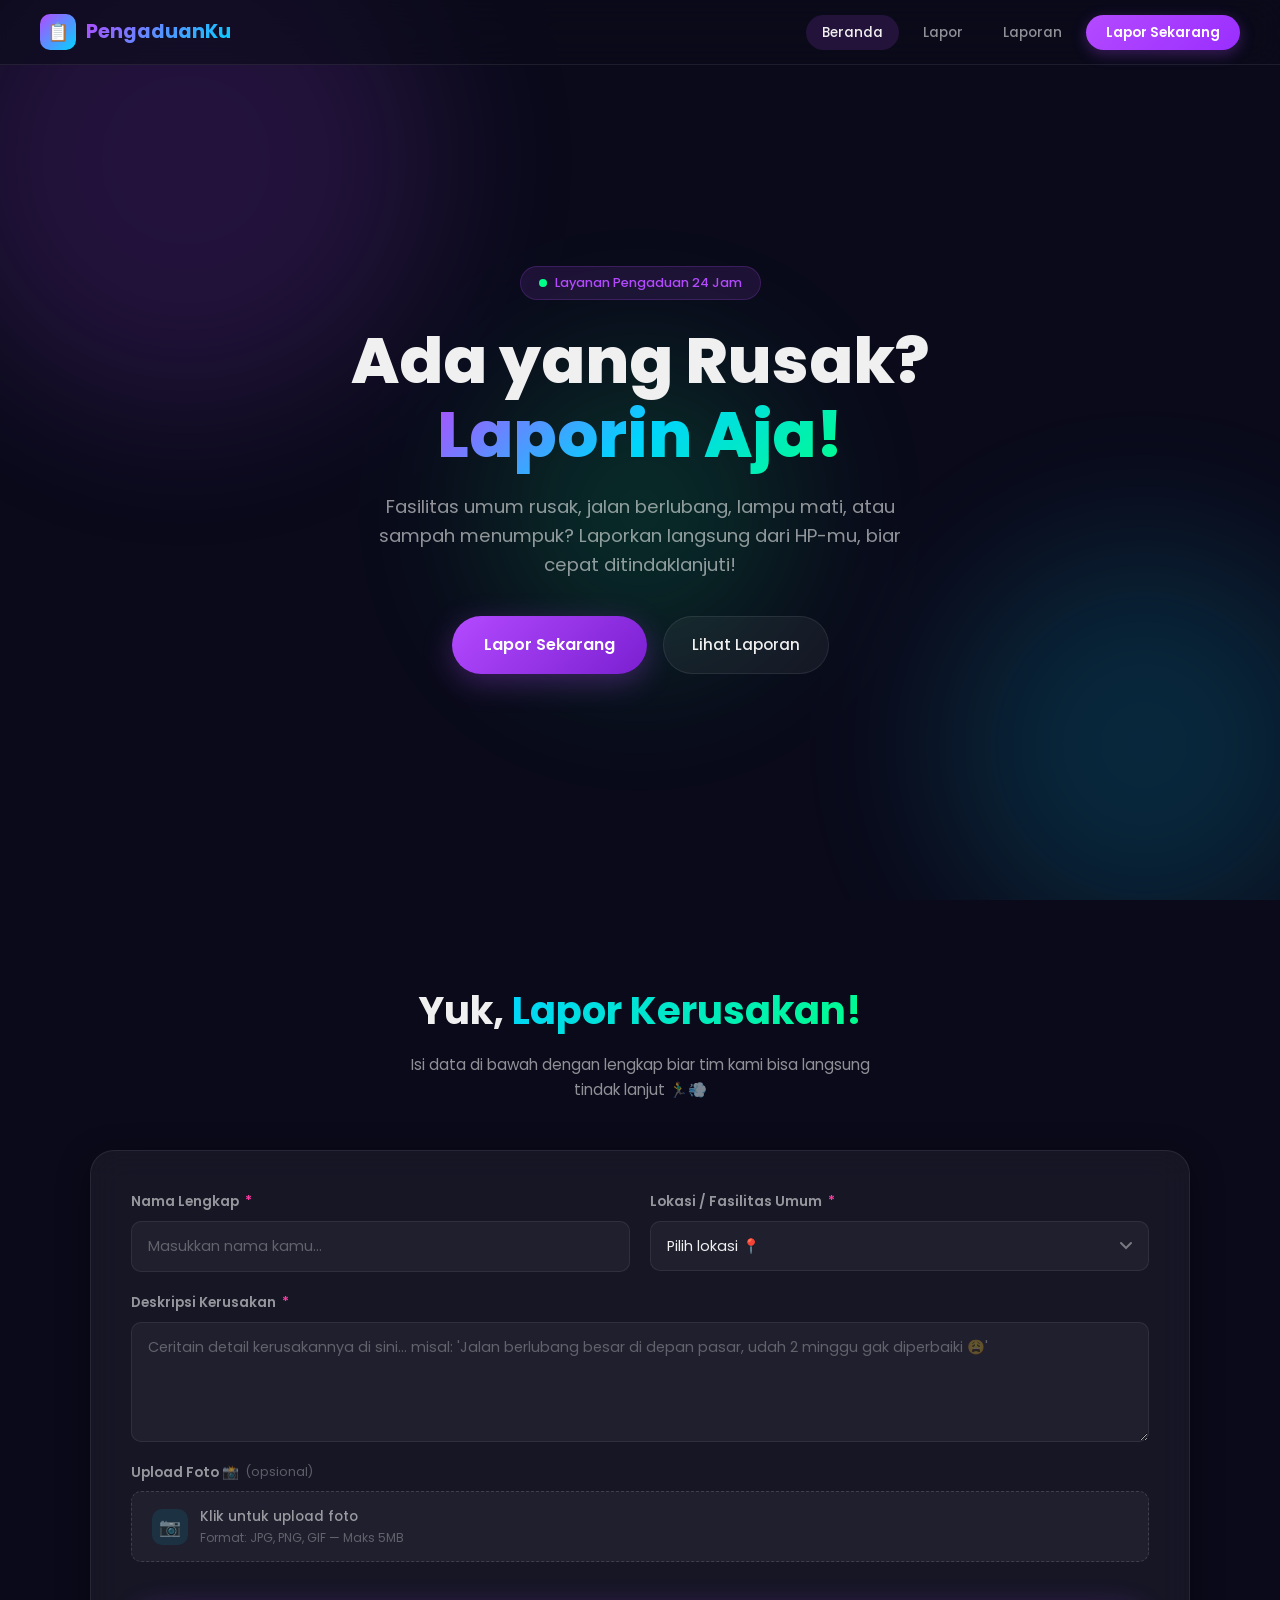
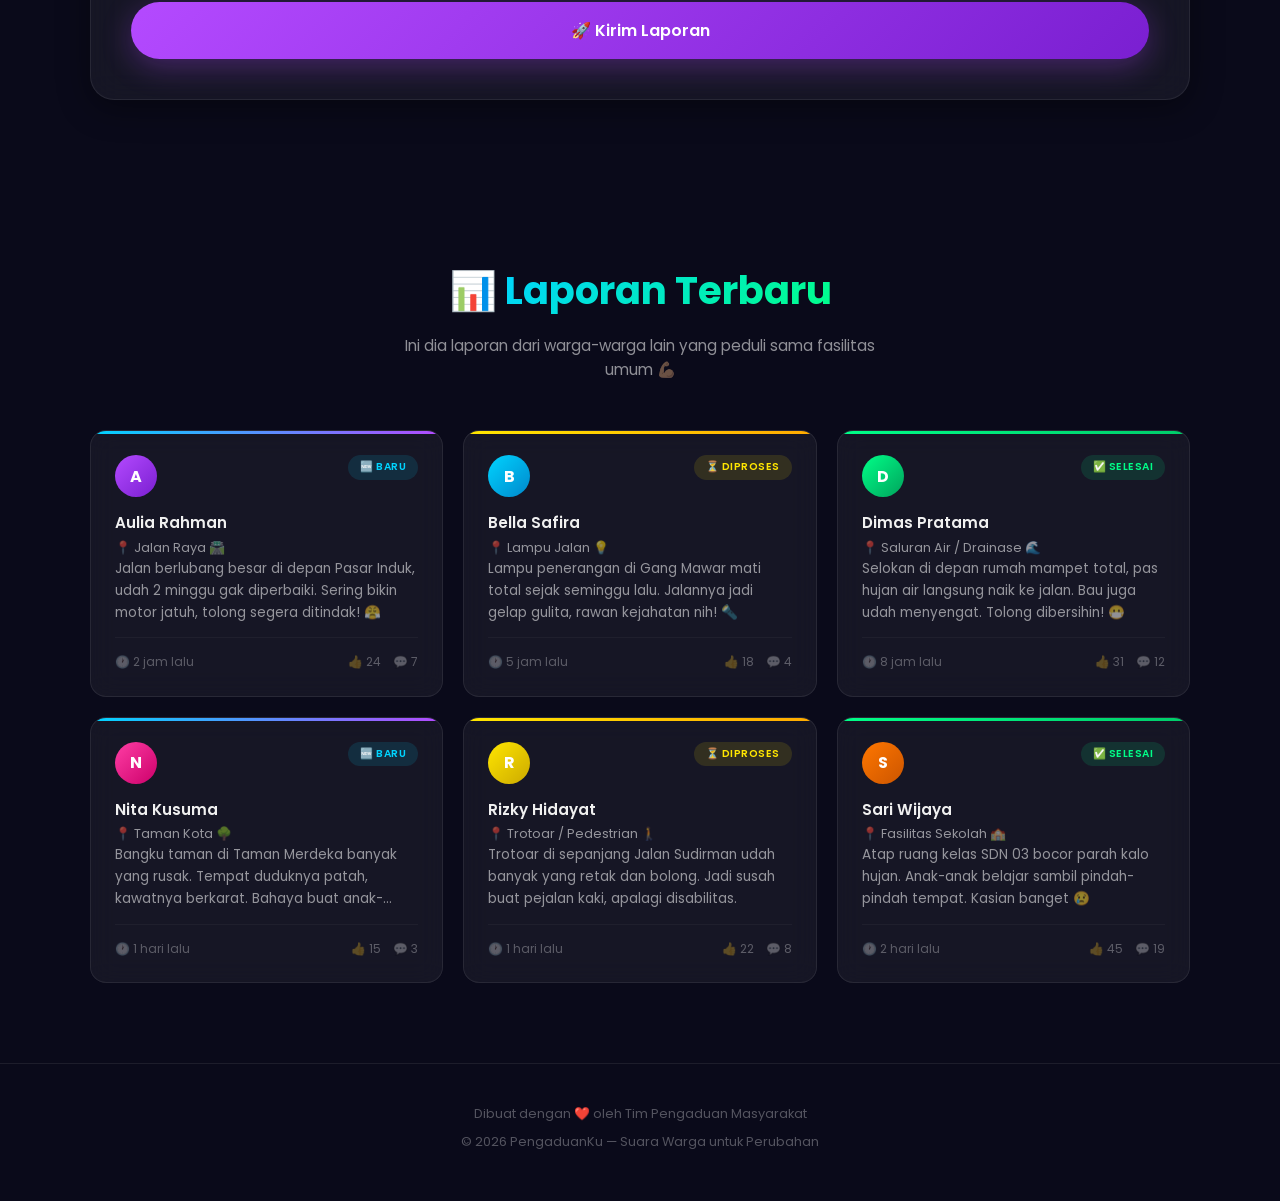
<file: index.html>
<!DOCTYPE html>
<html lang="id">
<head>
    <meta charset="UTF-8" />
    <meta name="viewport" content="width=device-width, initial-scale=1.0" />
    <title>Pengaduan Layanan Masyarakat </title>
    <link rel="preconnect" href="https://fonts.googleapis.com" />
    <link rel="preconnect" href="https://fonts.gstatic.com" crossorigin />
    <link href="https://fonts.googleapis.com/css2?family=Poppins:wght@400;500;600;700;800&display=swap" rel="stylesheet" />
    <link rel="stylesheet" href="style.css" />
</head>
<body>

    <!-- ===== ANIMATED BACKGROUND ORBS ===== -->
    <div class="bg-effects">
        <div class="orb"></div>
        <div class="orb"></div>
        <div class="orb"></div>
    </div>

    <!-- ===== TOAST CONTAINER ===== -->
    <div class="toast-container" id="toastContainer"></div>

    <!-- ===== NAVBAR ===== -->
    <nav class="navbar" id="navbar">
        <div class="nav-inner">
            <a href="#" class="nav-logo">
                <div class="logo-icon">📋</div>
                <span>PengaduanKu</span>
            </a>
            <ul class="nav-links" id="navLinks">
                <li><a href="#hero" class="active">Beranda</a></li>
                <li><a href="#formSection">Lapor</a></li>
                <li><a href="#reportsSection">Laporan </a></li>
                <li><a href="#formSection" class="btn-lapor-nav">Lapor Sekarang</a></li>
            </ul>
            <button class="burger" id="burger" aria-label="Menu">
                <span></span>
                <span></span>
                <span></span>
            </button>
        </div>
    </nav>

    <!-- ===== HERO SECTION ===== -->
    <section class="hero" id="hero">
        <div class="hero-content">
            <div class="hero-badge">
                <span class="dot"></span>
                Layanan Pengaduan 24 Jam 
            </div>
            <h1>
                Ada yang Rusak? <br/>
                <span class="gradient-text">Laporin Aja!</span>
            </h1>
            <p>
                Fasilitas umum rusak, jalan berlubang, lampu mati, atau sampah menumpuk?
                Laporkan langsung dari HP-mu, biar cepat ditindaklanjuti!
            </p>
            <div class="hero-buttons">
                <a href="#formSection" class="btn-primary">
                    Lapor Sekarang
                </a>
                <a href="#reportsSection" class="btn-secondary">
                    Lihat Laporan
                </a>
            </div>
        </div>
    </section>

    <!-- ===== FORM SECTION ===== -->
    <section id="formSection">
        <div class="section-inner">
            <div class="section-header">
                <h2>Yuk, <span class="highlight">Lapor Kerusakan!</span></h2>
                <p>Isi data di bawah dengan lengkap biar tim kami bisa langsung tindak lanjut 🏃‍♂️💨</p>
            </div>

            <div class="form-wrapper">
                <form id="complaintForm" novalidate>
                    <div class="form-grid">
                        <!-- Nama -->
                        <div class="form-group">
                            <label>
                                Nama Lengkap <span class="required">*</span>
                            </label>
                            <input
                                type="text"
                                id="nama"
                                name="nama"
                                placeholder="Masukkan nama kamu..."
                                required
                            />
                            <span class="error-message" id="namaError">Nama harus diisi ya!</span>
                        </div>

                        <!-- Lokasi -->
                        <div class="form-group">
                            <label>
                                Lokasi / Fasilitas Umum <span class="required">*</span>
                            </label>
                            <select id="lokasi" name="lokasi" required>
                                <option value="" disabled selected>Pilih lokasi 📍</option>
                                <option value="Jalan Raya">Jalan Raya 🛣️</option>
                                <option value="Trotoar / Pedestrian">Trotoar / Pedestrian 🚶</option>
                                <option value="Taman Kota">Taman Kota 🌳</option>
                                <option value="Lampu Jalan">Lampu Jalan 💡</option>
                                <option value="Fasilitas Sekolah">Fasilitas Sekolah 🏫</option>
                                <option value="Fasilitas Kesehatan">Fasilitas Kesehatan 🏥</option>
                                <option value="Pasar / Terminal">Pasar / Terminal 🏪</option>
                                <option value="Saluran Air / Drainase">Saluran Air / Drainase 🌊</option>
                                <option value="Lainnya">Lainnya 📌</option>
                            </select>
                            <span class="error-message" id="lokasiError">Pilih lokasi kerusakan dulu! 😅</span>
                        </div>

                        <!-- Deskripsi -->
                        <div class="form-group full-width">
                            <label>
                                Deskripsi Kerusakan <span class="required">*</span>
                            </label>
                            <textarea
                                id="deskripsi"
                                name="deskripsi"
                                placeholder="Ceritain detail kerusakannya di sini... misal: 'Jalan berlubang besar di depan pasar, udah 2 minggu gak diperbaiki 😩'"
                                required
                            ></textarea>
                            <span class="error-message" id="deskripsiError">Deskripsi kerusakan wajib diisi! 📝</span>
                        </div>

                        <!-- Upload Foto -->
                        <div class="form-group full-width">
                            <label>
                                Upload Foto 📸 <span style="font-weight:400;color:var(--text-dim);font-size:0.8rem;">(opsional)</span>
                            </label>
                            <div class="file-upload">
                                <input type="file" id="foto" name="foto" accept="image/*" />
                                <div class="file-upload-label">
                                    <div class="file-icon">📷</div>
                                    <div>
                                        <div style="font-weight:500;">Klik untuk upload foto</div>
                                        <div style="font-size:0.75rem;color:var(--text-dim);">Format: JPG, PNG, GIF — Maks 5MB</div>
                                    </div>
                                </div>
                            </div>
                            <div class="file-name" id="fileName"></div>
                        </div>

                        <!-- Submit -->
                        <button type="submit" class="btn-submit" id="submitBtn">
                            <span class="btn-text">🚀 Kirim Laporan</span>
                            <span class="spinner"></span>
                        </button>
                    </div>
                </form>
            </div>
        </div>
    </section>

    <!-- ===== RECENT REPORTS SECTION ===== -->
    <section id="reportsSection">
        <div class="section-inner">
            <div class="section-header">
                <h2>📊 <span class="highlight">Laporan Terbaru</span></h2>
                <p>Ini dia laporan dari warga-warga lain yang peduli sama fasilitas umum 💪🏽</p>
            </div>

            <div class="reports-grid" id="reportsGrid">
                <!-- Cards akan di-render oleh JS -->
            </div>
        </div>
    </section>

    <!-- ===== FOOTER ===== -->
    <footer>
        <p>
            Dibuat dengan <span class="footer-hearts">❤️</span> oleh Tim Pengaduan Masyarakat
        </p>
        <p>&copy; 2026 PengaduanKu — Suara Warga untuk Perubahan </p>
    </footer>

    <script src="script.js"></script>

</body>
</html>
</file>
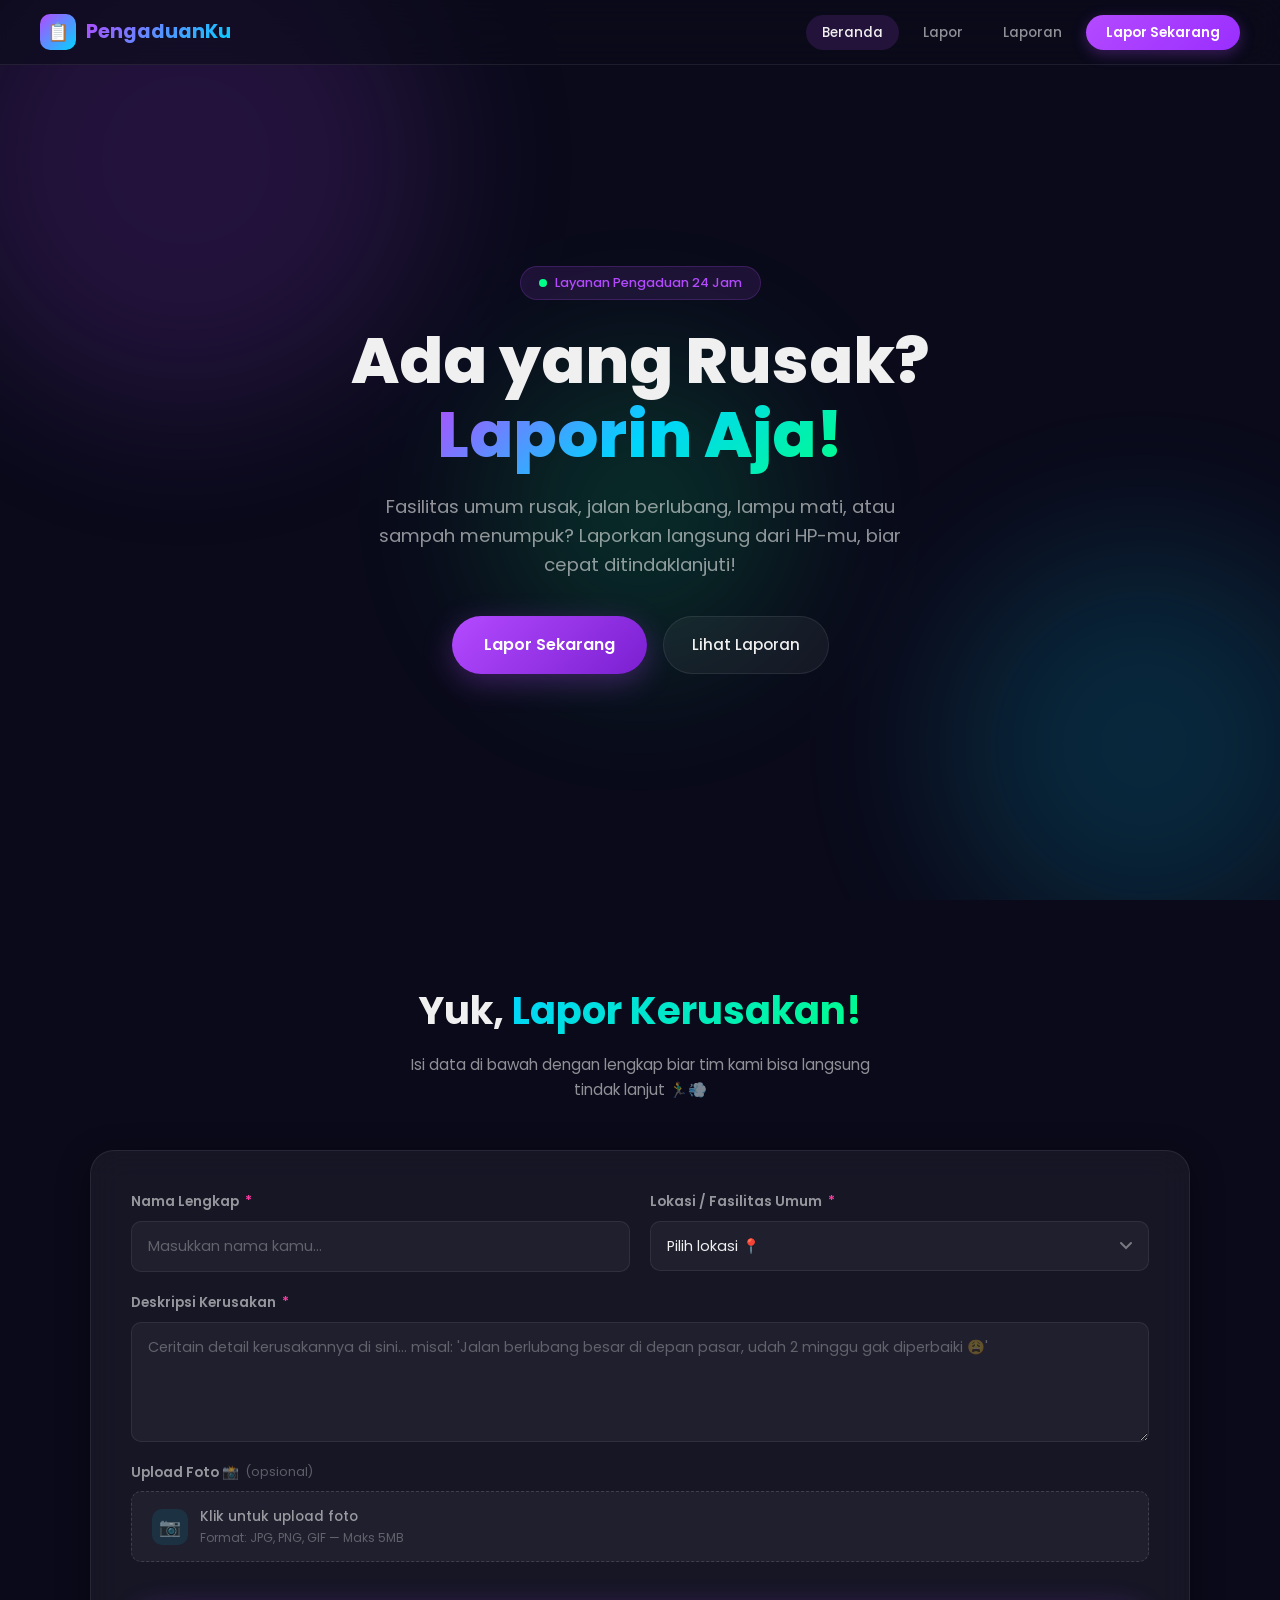
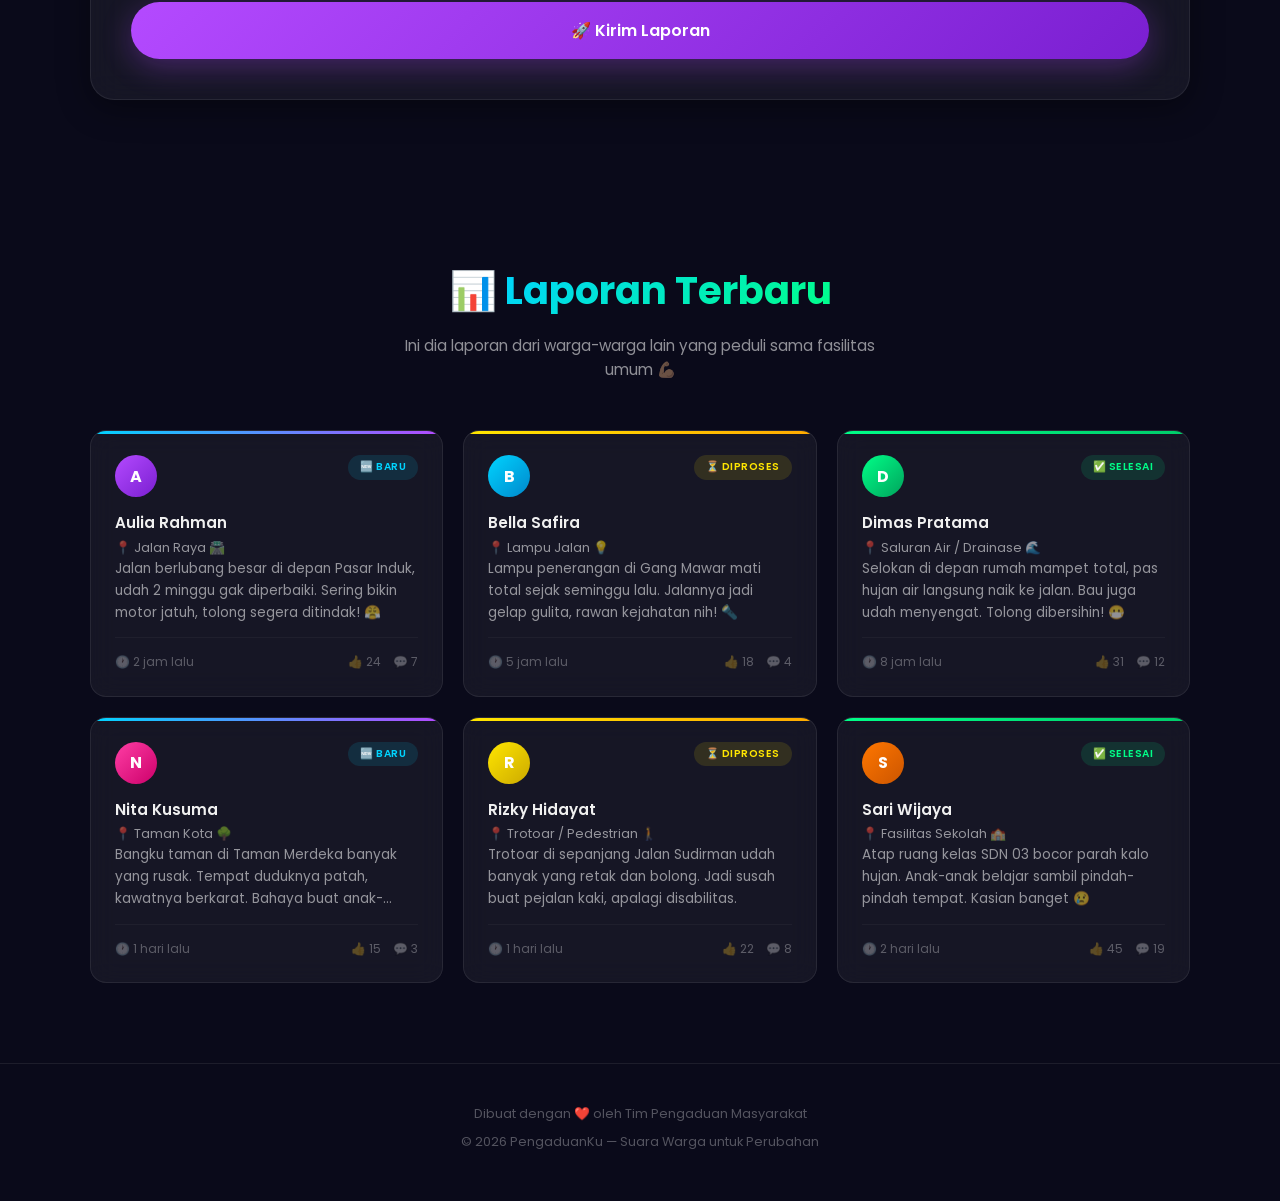
<file: pengaduan.html>
<!DOCTYPE html>
<html lang="id">
<head>
    <meta charset="UTF-8" />
    <meta name="viewport" content="width=device-width, initial-scale=1.0" />
    <title>Pengaduan Layanan Masyarakat </title>
    <link rel="preconnect" href="https://fonts.googleapis.com" />
    <link rel="preconnect" href="https://fonts.gstatic.com" crossorigin />
    <link href="https://fonts.googleapis.com/css2?family=Poppins:wght@400;500;600;700;800&display=swap" rel="stylesheet" />
    <link rel="stylesheet" href="style.css" />
</head>
<body>

    <!-- ===== ANIMATED BACKGROUND ORBS ===== -->
    <div class="bg-effects">
        <div class="orb"></div>
        <div class="orb"></div>
        <div class="orb"></div>
    </div>

    <!-- ===== TOAST CONTAINER ===== -->
    <div class="toast-container" id="toastContainer"></div>

    <!-- ===== NAVBAR ===== -->
    <nav class="navbar" id="navbar">
        <div class="nav-inner">
            <a href="#" class="nav-logo">
                <div class="logo-icon">📋</div>
                <span>PengaduanKu</span>
            </a>
            <ul class="nav-links" id="navLinks">
                <li><a href="#hero" class="active">Beranda</a></li>
                <li><a href="#formSection">Lapor</a></li>
                <li><a href="#reportsSection">Laporan </a></li>
                <li><a href="#formSection" class="btn-lapor-nav">Lapor Sekarang</a></li>
            </ul>
            <button class="burger" id="burger" aria-label="Menu">
                <span></span>
                <span></span>
                <span></span>
            </button>
        </div>
    </nav>

    <!-- ===== HERO SECTION ===== -->
    <section class="hero" id="hero">
        <div class="hero-content">
            <div class="hero-badge">
                <span class="dot"></span>
                Layanan Pengaduan 24 Jam 
            </div>
            <h1>
                Ada yang Rusak? <br/>
                <span class="gradient-text">Laporin Aja!</span>
            </h1>
            <p>
                Fasilitas umum rusak, jalan berlubang, lampu mati, atau sampah menumpuk?
                Laporkan langsung dari HP-mu, biar cepat ditindaklanjuti!
            </p>
            <div class="hero-buttons">
                <a href="#formSection" class="btn-primary">
                    Lapor Sekarang
                </a>
                <a href="#reportsSection" class="btn-secondary">
                    Lihat Laporan
                </a>
            </div>
        </div>
    </section>

    <!-- ===== FORM SECTION ===== -->
    <section id="formSection">
        <div class="section-inner">
            <div class="section-header">
                <h2>Yuk, <span class="highlight">Lapor Kerusakan!</span></h2>
                <p>Isi data di bawah dengan lengkap biar tim kami bisa langsung tindak lanjut 🏃‍♂️💨</p>
            </div>

            <div class="form-wrapper">
                <form id="complaintForm" novalidate>
                    <div class="form-grid">
                        <!-- Nama -->
                        <div class="form-group">
                            <label>
                                Nama Lengkap <span class="required">*</span>
                            </label>
                            <input
                                type="text"
                                id="nama"
                                name="nama"
                                placeholder="Masukkan nama kamu..."
                                required
                            />
                            <span class="error-message" id="namaError">Nama harus diisi ya!</span>
                        </div>

                        <!-- Lokasi -->
                        <div class="form-group">
                            <label>
                                Lokasi / Fasilitas Umum <span class="required">*</span>
                            </label>
                            <select id="lokasi" name="lokasi" required>
                                <option value="" disabled selected>Pilih lokasi 📍</option>
                                <option value="Jalan Raya">Jalan Raya 🛣️</option>
                                <option value="Trotoar / Pedestrian">Trotoar / Pedestrian 🚶</option>
                                <option value="Taman Kota">Taman Kota 🌳</option>
                                <option value="Lampu Jalan">Lampu Jalan 💡</option>
                                <option value="Fasilitas Sekolah">Fasilitas Sekolah 🏫</option>
                                <option value="Fasilitas Kesehatan">Fasilitas Kesehatan 🏥</option>
                                <option value="Pasar / Terminal">Pasar / Terminal 🏪</option>
                                <option value="Saluran Air / Drainase">Saluran Air / Drainase 🌊</option>
                                <option value="Lainnya">Lainnya 📌</option>
                            </select>
                            <span class="error-message" id="lokasiError">Pilih lokasi kerusakan dulu! 😅</span>
                        </div>

                        <!-- Deskripsi -->
                        <div class="form-group full-width">
                            <label>
                                Deskripsi Kerusakan <span class="required">*</span>
                            </label>
                            <textarea
                                id="deskripsi"
                                name="deskripsi"
                                placeholder="Ceritain detail kerusakannya di sini... misal: 'Jalan berlubang besar di depan pasar, udah 2 minggu gak diperbaiki 😩'"
                                required
                            ></textarea>
                            <span class="error-message" id="deskripsiError">Deskripsi kerusakan wajib diisi! 📝</span>
                        </div>

                        <!-- Upload Foto -->
                        <div class="form-group full-width">
                            <label>
                                Upload Foto 📸 <span style="font-weight:400;color:var(--text-dim);font-size:0.8rem;">(opsional)</span>
                            </label>
                            <div class="file-upload">
                                <input type="file" id="foto" name="foto" accept="image/*" />
                                <div class="file-upload-label">
                                    <div class="file-icon">📷</div>
                                    <div>
                                        <div style="font-weight:500;">Klik untuk upload foto</div>
                                        <div style="font-size:0.75rem;color:var(--text-dim);">Format: JPG, PNG, GIF — Maks 5MB</div>
                                    </div>
                                </div>
                            </div>
                            <div class="file-name" id="fileName"></div>
                        </div>

                        <!-- Submit -->
                        <button type="submit" class="btn-submit" id="submitBtn">
                            <span class="btn-text">🚀 Kirim Laporan</span>
                            <span class="spinner"></span>
                        </button>
                    </div>
                </form>
            </div>
        </div>
    </section>

    <!-- ===== RECENT REPORTS SECTION ===== -->
    <section id="reportsSection">
        <div class="section-inner">
            <div class="section-header">
                <h2>📊 <span class="highlight">Laporan Terbaru</span></h2>
                <p>Ini dia laporan dari warga-warga lain yang peduli sama fasilitas umum 💪🏽</p>
            </div>

            <div class="reports-grid" id="reportsGrid">
                <!-- Cards akan di-render oleh JS -->
            </div>
        </div>
    </section>

    <!-- ===== FOOTER ===== -->
    <footer>
        <p>
            Dibuat dengan <span class="footer-hearts">❤️</span> oleh Tim Pengaduan Masyarakat
        </p>
        <p>&copy; 2026 PengaduanKu — Suara Warga untuk Perubahan </p>
    </footer>

    <script src="script.js"></script>

</body>
</html>
</file>
<file: style.css>
/* ===== RESET & BASE ===== */
* {
    margin: 0;
    padding: 0;
    box-sizing: border-box;
}

:root {
    --bg-primary: #0a0a1a;
    --bg-secondary: #111128;
    --bg-card: rgba(255, 255, 255, 0.05);
    --bg-card-hover: rgba(255, 255, 255, 0.08);
    --glass-border: rgba(255, 255, 255, 0.08);
    --glass-shadow: 0 8px 32px rgba(0, 0, 0, 0.4);
    --neon-purple: #b44aff;
    --neon-cyan: #00d4ff;
    --neon-green: #00ff88;
    --neon-pink: #ff3ea5;
    --neon-yellow: #ffe600;
    --text-primary: #f0f0f0;
    --text-muted: rgba(255, 255, 255, 0.55);
    --text-dim: rgba(255, 255, 255, 0.3);
    --radius-sm: 10px;
    --radius-md: 16px;
    --radius-lg: 24px;
    --radius-xl: 30px;
    --transition: 0.3s cubic-bezier(0.4, 0, 0.2, 1);
}

html {
    scroll-behavior: smooth;
}

body {
    font-family: 'Poppins', sans-serif;
    background: var(--bg-primary);
    color: var(--text-primary);
    min-height: 100vh;
    line-height: 1.6;
    overflow-x: hidden;
}

/* ===== ANIMATED BACKGROUND ===== */
.bg-effects {
    position: fixed;
    inset: 0;
    z-index: 0;
    pointer-events: none;
    overflow: hidden;
}

.bg-effects .orb {
    position: absolute;
    border-radius: 50%;
    filter: blur(80px);
    opacity: 0.15;
    animation: orbFloat 20s ease-in-out infinite alternate;
}

.bg-effects .orb:nth-child(1) {
    width: 500px;
    height: 500px;
    background: var(--neon-purple);
    top: -10%;
    left: -5%;
    animation-duration: 25s;
}

.bg-effects .orb:nth-child(2) {
    width: 400px;
    height: 400px;
    background: var(--neon-cyan);
    bottom: -5%;
    right: -5%;
    animation-duration: 20s;
    animation-delay: -5s;
}

.bg-effects .orb:nth-child(3) {
    width: 300px;
    height: 300px;
    background: var(--neon-green);
    top: 40%;
    left: 50%;
    transform: translateX(-50%);
    animation-duration: 18s;
    animation-delay: -10s;
}

@keyframes orbFloat {
    0% { transform: translate(0, 0) scale(1); }
    33% { transform: translate(60px, -40px) scale(1.1); }
    66% { transform: translate(-30px, 50px) scale(0.9); }
    100% { transform: translate(40px, -20px) scale(1.05); }
}

/* ===== SCROLLBAR ===== */
::-webkit-scrollbar {
    width: 8px;
}
::-webkit-scrollbar-track {
    background: var(--bg-primary);
}
::-webkit-scrollbar-thumb {
    background: var(--neon-purple);
    border-radius: 99px;
}
::-webkit-scrollbar-thumb:hover {
    background: #9a2eff;
}

/* ===== NAVBAR ===== */
.navbar {
    position: fixed;
    top: 0;
    left: 0;
    right: 0;
    z-index: 1000;
    padding: 0 24px;
    background: rgba(10, 10, 26, 0.6);
    backdrop-filter: blur(20px);
    -webkit-backdrop-filter: blur(20px);
    border-bottom: 1px solid var(--glass-border);
    transition: var(--transition);
}

.navbar.scrolled {
    background: rgba(10, 10, 26, 0.85);
    box-shadow: 0 4px 30px rgba(0, 0, 0, 0.3);
}

.nav-inner {
    max-width: 1200px;
    margin: 0 auto;
    display: flex;
    align-items: center;
    justify-content: space-between;
    height: 64px;
}

.nav-logo {
    display: flex;
    align-items: center;
    gap: 10px;
    font-weight: 700;
    font-size: 1.2rem;
    text-decoration: none;
    color: var(--text-primary);
}

.nav-logo .logo-icon {
    width: 36px;
    height: 36px;
    background: linear-gradient(135deg, var(--neon-purple), var(--neon-cyan));
    border-radius: var(--radius-sm);
    display: flex;
    align-items: center;
    justify-content: center;
    font-size: 1.1rem;
}

.nav-logo span {
    background: linear-gradient(135deg, var(--neon-purple), var(--neon-cyan));
    -webkit-background-clip: text;
    -webkit-text-fill-color: transparent;
    background-clip: text;
}

.nav-links {
    display: flex;
    align-items: center;
    gap: 8px;
    list-style: none;
}

.nav-links a {
    text-decoration: none;
    color: var(--text-muted);
    font-size: 0.85rem;
    font-weight: 500;
    padding: 8px 16px;
    border-radius: 99px;
    transition: var(--transition);
}

.nav-links a:hover,
.nav-links a.active {
    color: var(--text-primary);
    background: rgba(180, 74, 255, 0.15);
}

.nav-links .btn-lapor-nav {
    background: linear-gradient(135deg, var(--neon-purple), #9a2eff);
    color: white;
    font-weight: 600;
    padding: 8px 20px;
    box-shadow: 0 4px 15px rgba(180, 74, 255, 0.3);
}

.nav-links .btn-lapor-nav:hover {
    transform: translateY(-2px);
    box-shadow: 0 6px 25px rgba(180, 74, 255, 0.4);
    background: linear-gradient(135deg, #c26dff, #b44aff);
}

.burger {
    display: none;
    flex-direction: column;
    gap: 5px;
    cursor: pointer;
    padding: 8px;
    border-radius: var(--radius-sm);
    transition: var(--transition);
    background: none;
    border: none;
}

.burger:hover {
    background: rgba(255, 255, 255, 0.05);
}

.burger span {
    display: block;
    width: 24px;
    height: 2.5px;
    background: var(--text-primary);
    border-radius: 99px;
    transition: var(--transition);
}

.burger.active span:nth-child(1) {
    transform: rotate(45deg) translate(5px, 5px);
}
.burger.active span:nth-child(2) {
    opacity: 0;
    transform: translateX(-10px);
}
.burger.active span:nth-child(3) {
    transform: rotate(-45deg) translate(5px, -5px);
}

/* ===== HERO ===== */
.hero {
    position: relative;
    z-index: 1;
    min-height: 100vh;
    display: flex;
    align-items: center;
    justify-content: center;
    padding: 100px 24px 60px;
    text-align: center;
}

.hero-content {
    max-width: 780px;
}

.hero-badge {
    display: inline-flex;
    align-items: center;
    gap: 8px;
    background: rgba(180, 74, 255, 0.12);
    border: 1px solid rgba(180, 74, 255, 0.2);
    padding: 6px 18px;
    border-radius: 99px;
    font-size: 0.8rem;
    font-weight: 500;
    color: var(--neon-purple);
    margin-bottom: 24px;
}

.hero-badge .dot {
    width: 8px;
    height: 8px;
    background: var(--neon-green);
    border-radius: 50%;
    animation: pulse 2s ease-in-out infinite;
}

@keyframes pulse {
    0%, 100% { opacity: 1; transform: scale(1); }
    50% { opacity: 0.5; transform: scale(0.8); }
}

.hero h1 {
    font-size: clamp(2.2rem, 6vw, 4rem);
    font-weight: 800;
    line-height: 1.15;
    margin-bottom: 20px;
}

.hero h1 .gradient-text {
    background: linear-gradient(135deg, var(--neon-purple), var(--neon-cyan), var(--neon-green));
    -webkit-background-clip: text;
    -webkit-text-fill-color: transparent;
    background-clip: text;
}

.hero p {
    font-size: clamp(1rem, 2vw, 1.15rem);
    color: var(--text-muted);
    max-width: 580px;
    margin: 0 auto 36px;
}

.hero-buttons {
    display: flex;
    align-items: center;
    justify-content: center;
    gap: 16px;
    flex-wrap: wrap;
}

.btn-primary {
    display: inline-flex;
    align-items: center;
    gap: 10px;
    background: linear-gradient(135deg, var(--neon-purple), #7a1fd1);
    color: white;
    font-family: 'Poppins', sans-serif;
    font-weight: 600;
    font-size: 1rem;
    padding: 16px 32px;
    border: none;
    border-radius: var(--radius-xl);
    cursor: pointer;
    text-decoration: none;
    transition: var(--transition);
    box-shadow: 0 8px 30px rgba(180, 74, 255, 0.3);
}

.btn-primary:hover {
    transform: translateY(-3px);
    box-shadow: 0 12px 40px rgba(180, 74, 255, 0.45);
}

.btn-secondary {
    display: inline-flex;
    align-items: center;
    gap: 8px;
    background: rgba(255, 255, 255, 0.05);
    border: 1px solid var(--glass-border);
    color: var(--text-primary);
    font-family: 'Poppins', sans-serif;
    font-weight: 500;
    font-size: 0.95rem;
    padding: 16px 28px;
    border-radius: var(--radius-xl);
    cursor: pointer;
    text-decoration: none;
    transition: var(--transition);
}

.btn-secondary:hover {
    background: rgba(255, 255, 255, 0.1);
    transform: translateY(-3px);
}

/* ===== SECTION COMMON ===== */
section {
    position: relative;
    z-index: 1;
    padding: 80px 24px;
}

.section-inner {
    max-width: 1100px;
    margin: 0 auto;
}

.section-header {
    text-align: center;
    margin-bottom: 48px;
}

.section-header h2 {
    font-size: clamp(1.6rem, 4vw, 2.4rem);
    font-weight: 700;
    margin-bottom: 12px;
}

.section-header h2 .highlight {
    background: linear-gradient(135deg, var(--neon-cyan), var(--neon-green));
    -webkit-background-clip: text;
    -webkit-text-fill-color: transparent;
    background-clip: text;
}

.section-header p {
    color: var(--text-muted);
    font-size: 0.95rem;
    max-width: 480px;
    margin: 0 auto;
}

/* ===== FORM SECTION ===== */
.form-wrapper {
    background: var(--bg-card);
    backdrop-filter: blur(16px);
    -webkit-backdrop-filter: blur(16px);
    border: 1px solid var(--glass-border);
    border-radius: var(--radius-lg);
    padding: 40px;
    box-shadow: var(--glass-shadow);
}

.form-grid {
    display: grid;
    grid-template-columns: 1fr 1fr;
    gap: 20px;
}

.form-group {
    display: flex;
    flex-direction: column;
    gap: 8px;
}

.form-group.full-width {
    grid-column: 1 / -1;
}

.form-group label {
    font-size: 0.85rem;
    font-weight: 600;
    color: var(--text-muted);
    display: flex;
    align-items: center;
    gap: 6px;
}

.form-group label .required {
    color: var(--neon-pink);
}

.form-group input,
.form-group select,
.form-group textarea {
    font-family: 'Poppins', sans-serif;
    font-size: 0.9rem;
    padding: 14px 16px;
    background: rgba(255, 255, 255, 0.04);
    border: 1.5px solid rgba(255, 255, 255, 0.08);
    border-radius: var(--radius-sm);
    color: var(--text-primary);
    outline: none;
    transition: var(--transition);
    width: 100%;
}

.form-group input::placeholder,
.form-group textarea::placeholder {
    color: var(--text-dim);
}

.form-group input:focus,
.form-group select:focus,
.form-group textarea:focus {
    border-color: var(--neon-purple);
    background: rgba(180, 74, 255, 0.04);
    box-shadow: 0 0 0 3px rgba(180, 74, 255, 0.1);
}

.form-group input.error,
.form-group select.error,
.form-group textarea.error {
    border-color: var(--neon-pink);
    box-shadow: 0 0 0 3px rgba(255, 62, 165, 0.1);
}

.form-group select {
    appearance: none;
    -webkit-appearance: none;
    -moz-appearance: none;
    background-image: url("data:image/svg+xml,%3Csvg xmlns='http://www.w3.org/2000/svg' width='12' height='8' viewBox='0 0 12 8'%3E%3Cpath d='M1 1l5 5 5-5' stroke='rgba(255,255,255,0.4)' stroke-width='2' fill='none' stroke-linecap='round'/%3E%3C/svg%3E");
    background-repeat: no-repeat;
    background-position: right 16px center;
    padding-right: 40px;
    cursor: pointer;
}

.form-group select option {
    background: #1a1a3a;
    color: var(--text-primary);
}

.form-group textarea {
    min-height: 120px;
    resize: vertical;
}

.form-group .file-upload {
    position: relative;
}

.form-group .file-upload input[type="file"] {
    position: absolute;
    opacity: 0;
    width: 100%;
    height: 100%;
    cursor: pointer;
    z-index: 2;
}

.form-group .file-upload-label {
    display: flex;
    align-items: center;
    gap: 12px;
    padding: 14px 20px;
    background: rgba(255, 255, 255, 0.04);
    border: 1.5px dashed rgba(255, 255, 255, 0.15);
    border-radius: var(--radius-sm);
    color: var(--text-muted);
    font-size: 0.85rem;
    transition: var(--transition);
    cursor: pointer;
}

.form-group .file-upload-label:hover {
    border-color: var(--neon-cyan);
    background: rgba(0, 212, 255, 0.05);
}

.form-group .file-upload-label .file-icon {
    width: 36px;
    height: 36px;
    background: rgba(0, 212, 255, 0.1);
    border-radius: var(--radius-sm);
    display: flex;
    align-items: center;
    justify-content: center;
    font-size: 1.1rem;
    flex-shrink: 0;
}

.form-group .file-name {
    font-size: 0.8rem;
    color: var(--neon-cyan);
    margin-top: 4px;
}

.form-group .error-message {
    font-size: 0.75rem;
    color: var(--neon-pink);
    display: none;
}

.form-group .error-message.visible {
    display: block;
}

.btn-submit {
    grid-column: 1 / -1;
    display: inline-flex;
    align-items: center;
    justify-content: center;
    gap: 10px;
    background: linear-gradient(135deg, var(--neon-purple), #7a1fd1);
    color: white;
    font-family: 'Poppins', sans-serif;
    font-weight: 600;
    font-size: 1rem;
    padding: 16px 32px;
    border: none;
    border-radius: var(--radius-xl);
    cursor: pointer;
    transition: var(--transition);
    box-shadow: 0 8px 30px rgba(180, 74, 255, 0.3);
    margin-top: 8px;
}

.btn-submit:hover {
    transform: translateY(-3px);
    box-shadow: 0 12px 40px rgba(180, 74, 255, 0.45);
}

.btn-submit:disabled {
    opacity: 0.6;
    cursor: not-allowed;
    transform: none;
}

.btn-submit .spinner {
    display: none;
    width: 20px;
    height: 20px;
    border: 2.5px solid rgba(255, 255, 255, 0.2);
    border-top-color: white;
    border-radius: 50%;
    animation: spin 0.7s linear infinite;
}

.btn-submit.loading .spinner {
    display: inline-block;
}

.btn-submit.loading .btn-text {
    display: none;
}

@keyframes spin {
    to { transform: rotate(360deg); }
}

/* ===== REPORTS SECTION ===== */
.reports-grid {
    display: grid;
    grid-template-columns: repeat(auto-fill, minmax(300px, 1fr));
    gap: 20px;
}

.report-card {
    background: var(--bg-card);
    backdrop-filter: blur(12px);
    -webkit-backdrop-filter: blur(12px);
    border: 1px solid var(--glass-border);
    border-radius: var(--radius-md);
    padding: 24px;
    transition: var(--transition);
    cursor: default;
    position: relative;
    overflow: hidden;
}

.report-card::before {
    content: '';
    position: absolute;
    top: 0;
    left: 0;
    right: 0;
    height: 3px;
    border-radius: var(--radius-md) var(--radius-md) 0 0;
}

.report-card.status-selesai::before {
    background: linear-gradient(90deg, var(--neon-green), #00cc6a);
}

.report-card.status-diproses::before {
    background: linear-gradient(90deg, var(--neon-yellow), #ffaa00);
}

.report-card.status-baru::before {
    background: linear-gradient(90deg, var(--neon-cyan), var(--neon-purple));
}

.report-card:hover {
    transform: translateY(-6px);
    background: var(--bg-card-hover);
    box-shadow: 0 12px 40px rgba(0, 0, 0, 0.3);
}

.report-card .card-top {
    display: flex;
    align-items: flex-start;
    justify-content: space-between;
    gap: 12px;
    margin-bottom: 14px;
}

.report-card .card-avatar {
    width: 42px;
    height: 42px;
    border-radius: 50%;
    display: flex;
    align-items: center;
    justify-content: center;
    font-weight: 700;
    font-size: 1rem;
    color: white;
    flex-shrink: 0;
}

.report-card .card-avatar.purple {
    background: linear-gradient(135deg, var(--neon-purple), #7a1fd1);
}
.report-card .card-avatar.cyan {
    background: linear-gradient(135deg, var(--neon-cyan), #0088cc);
}
.report-card .card-avatar.green {
    background: linear-gradient(135deg, var(--neon-green), #00a35c);
}
.report-card .card-avatar.pink {
    background: linear-gradient(135deg, var(--neon-pink), #cc006a);
}
.report-card .card-avatar.yellow {
    background: linear-gradient(135deg, var(--neon-yellow), #ccaa00);
}
.report-card .card-avatar.orange {
    background: linear-gradient(135deg, #ff7700, #cc5500);
}

.report-card .card-status {
    font-size: 0.65rem;
    font-weight: 600;
    padding: 4px 12px;
    border-radius: 99px;
    text-transform: uppercase;
    letter-spacing: 0.5px;
    white-space: nowrap;
}

.card-status.selesai {
    background: rgba(0, 255, 136, 0.12);
    color: var(--neon-green);
}

.card-status.diproses {
    background: rgba(255, 230, 0, 0.12);
    color: var(--neon-yellow);
}

.card-status.baru {
    background: rgba(0, 212, 255, 0.12);
    color: var(--neon-cyan);
}

.report-card .card-name {
    font-weight: 600;
    font-size: 0.95rem;
    margin-bottom: 2px;
}

.report-card .card-location {
    font-size: 0.8rem;
    color: var(--text-muted);
    display: flex;
    align-items: center;
    gap: 4px;
}

.report-card .card-desc {
    font-size: 0.85rem;
    color: var(--text-muted);
    line-height: 1.6;
    margin-bottom: 14px;
    display: -webkit-box;
    -webkit-line-clamp: 3;
    line-clamp: 3;
    -webkit-box-orient: vertical;
    overflow: hidden;
}

.report-card .card-footer {
    display: flex;
    align-items: center;
    justify-content: space-between;
    font-size: 0.75rem;
    color: var(--text-dim);
    padding-top: 14px;
    border-top: 1px solid rgba(255, 255, 255, 0.04);
}

.report-card .card-footer .reactions {
    display: flex;
    align-items: center;
    gap: 12px;
}

.report-card .card-footer .reactions span {
    display: flex;
    align-items: center;
    gap: 4px;
    cursor: pointer;
    transition: var(--transition);
}

.report-card .card-footer .reactions span:hover {
    color: var(--text-primary);
}

/* ===== TOAST NOTIFICATION ===== */
.toast-container {
    position: fixed;
    top: 84px;
    right: 24px;
    z-index: 9999;
    display: flex;
    flex-direction: column;
    gap: 12px;
    pointer-events: none;
}

.toast {
    pointer-events: auto;
    background: var(--bg-card);
    backdrop-filter: blur(24px);
    -webkit-backdrop-filter: blur(24px);
    border: 1px solid var(--glass-border);
    border-radius: var(--radius-md);
    padding: 20px 24px;
    max-width: 400px;
    width: 100%;
    box-shadow: 0 20px 60px rgba(0, 0, 0, 0.5);
    display: flex;
    align-items: flex-start;
    gap: 14px;
    transform: translateX(120%);
    opacity: 0;
    transition: transform 0.5s cubic-bezier(0.34, 1.56, 0.64, 1),
                opacity 0.4s ease;
}

.toast.show {
    transform: translateX(0);
    opacity: 1;
}

.toast.hide {
    transform: translateX(120%);
    opacity: 0;
}

.toast .toast-icon {
    width: 44px;
    height: 44px;
    background: rgba(0, 255, 136, 0.1);
    border-radius: 50%;
    display: flex;
    align-items: center;
    justify-content: center;
    font-size: 1.3rem;
    flex-shrink: 0;
}

.toast .toast-icon.success {
    background: rgba(0, 255, 136, 0.1);
}
.toast .toast-icon.error {
    background: rgba(255, 62, 165, 0.1);
}

.toast .toast-body {
    flex: 1;
}

.toast .toast-title {
    font-weight: 600;
    font-size: 0.95rem;
    margin-bottom: 4px;
}

.toast .toast-message {
    font-size: 0.82rem;
    color: var(--text-muted);
    line-height: 1.5;
}

.toast .toast-close {
    background: none;
    border: none;
    color: var(--text-dim);
    cursor: pointer;
    font-size: 1.1rem;
    padding: 4px;
    transition: var(--transition);
}

.toast .toast-close:hover {
    color: var(--text-primary);
}

/* ===== FOOTER ===== */
footer {
    position: relative;
    z-index: 1;
    text-align: center;
    padding: 40px 24px;
    border-top: 1px solid var(--glass-border);
}

footer p {
    font-size: 0.8rem;
    color: var(--text-dim);
    margin-bottom: 8px;
}

footer .footer-hearts {
    color: var(--neon-pink);
}

/* ===== RESPONSIVE ===== */
@media (max-width: 768px) {
    .navbar {
        padding: 0 16px;
    }

    .nav-links {
        position: fixed;
        top: 64px;
        left: 0;
        right: 0;
        background: rgba(10, 10, 26, 0.95);
        backdrop-filter: blur(20px);
        -webkit-backdrop-filter: blur(20px);
        flex-direction: column;
        padding: 20px;
        gap: 4px;
        transform: translateY(-10px);
        opacity: 0;
        visibility: hidden;
        pointer-events: none;
        transition: var(--transition);
        border-bottom: 1px solid var(--glass-border);
    }

    .nav-links.open {
        transform: translateY(0);
        opacity: 1;
        visibility: visible;
        pointer-events: auto;
    }

    .nav-links a {
        width: 100%;
        text-align: center;
        padding: 12px;
        font-size: 0.95rem;
    }

    .nav-links .btn-lapor-nav {
        margin-top: 8px;
    }

    .burger {
        display: flex;
    }

    .hero {
        padding: 90px 16px 40px;
    }

    section {
        padding: 60px 16px;
    }

    .form-wrapper {
        padding: 24px 20px;
    }

    .form-grid {
        grid-template-columns: 1fr;
    }

    .reports-grid {
        grid-template-columns: 1fr;
    }

    .toast-container {
        left: 16px;
        right: 16px;
        top: 76px;
    }

    .toast {
        max-width: 100%;
        padding: 16px 18px;
    }

    .hero-buttons {
        flex-direction: column;
        width: 100%;
    }

    .hero-buttons .btn-primary,
    .hero-buttons .btn-secondary {
        width: 100%;
        justify-content: center;
    }
}

@media (min-width: 769px) and (max-width: 1024px) {
    .reports-grid {
        grid-template-columns: repeat(2, 1fr);
    }
}

/* ===== ANIMATIONS ===== */
.fade-in {
    opacity: 0;
    transform: translateY(30px);
    transition: opacity 0.6s ease, transform 0.6s ease;
}

.fade-in.visible {
    opacity: 1;
    transform: translateY(0);
}

.fade-in:nth-child(2) { transition-delay: 0.1s; }
.fade-in:nth-child(3) { transition-delay: 0.2s; }
.fade-in:nth-child(4) { transition-delay: 0.3s; }
.fade-in:nth-child(5) { transition-delay: 0.4s; }
.fade-in:nth-child(6) { transition-delay: 0.5s; }
</file>
